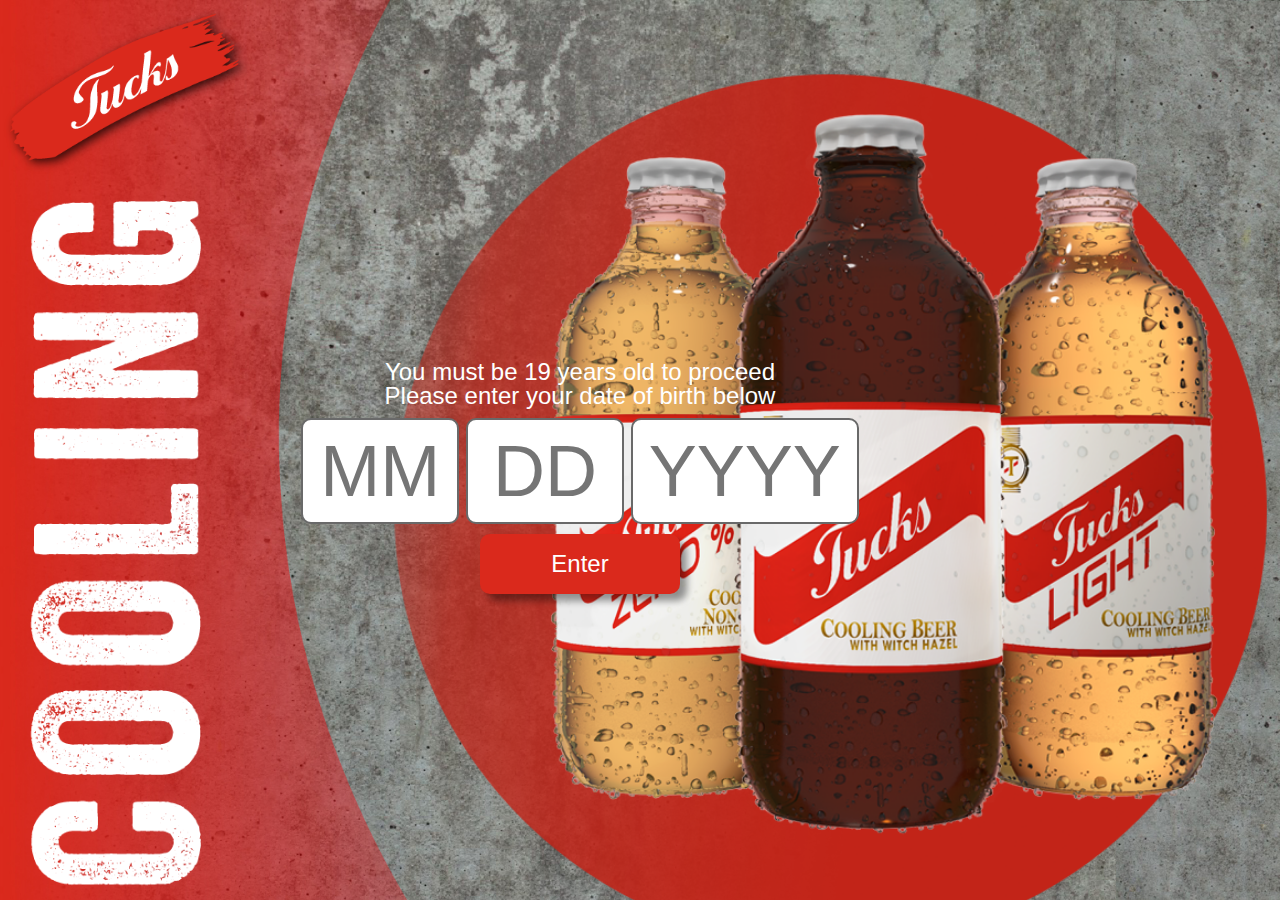
<file: index.html>
<!DOCTYPE html>
<html lang="en">
  <head>
    <meta charset="utf-8" />
    <meta name="viewport" content="width=device-width, initial-scale=1.0" />
    <title>Tucks - How Old Are You?</title>
    <link rel="stylesheet" type="text/css" href="css/reset.css" />
    <link rel="stylesheet" type="text/css" href="css/main.css" />
    <!--[if lt IE 9]>
		<script src="js/htm5shiv.js"></script>
	<[end if]-->
  </head>
  <body id="container">
    <header class="homeHeader">
      <div class="logo"></div>
      <div class="cooling"></div>
      <div class="mainHero"></div>

      <div class="heroContent">
        <h2 class="hidden">Enter Birthdate</h2>
        <div>
          <p>
            You must be 19 years old to proceed <br />
            Please enter your date of birth below
          </p>

          <form action="#">
            <input type="text" placeholder="MM" />
            <input type="text" placeholder="DD" />
            <input type="text" class="birthYear" placeholder="YYYY" />
          </form>
          <a href="home.html" class="button">Enter</a>
        </div>
      </div>
    </header>

    <script src="js/main.js"></script>
  </body>
</html>
</file>
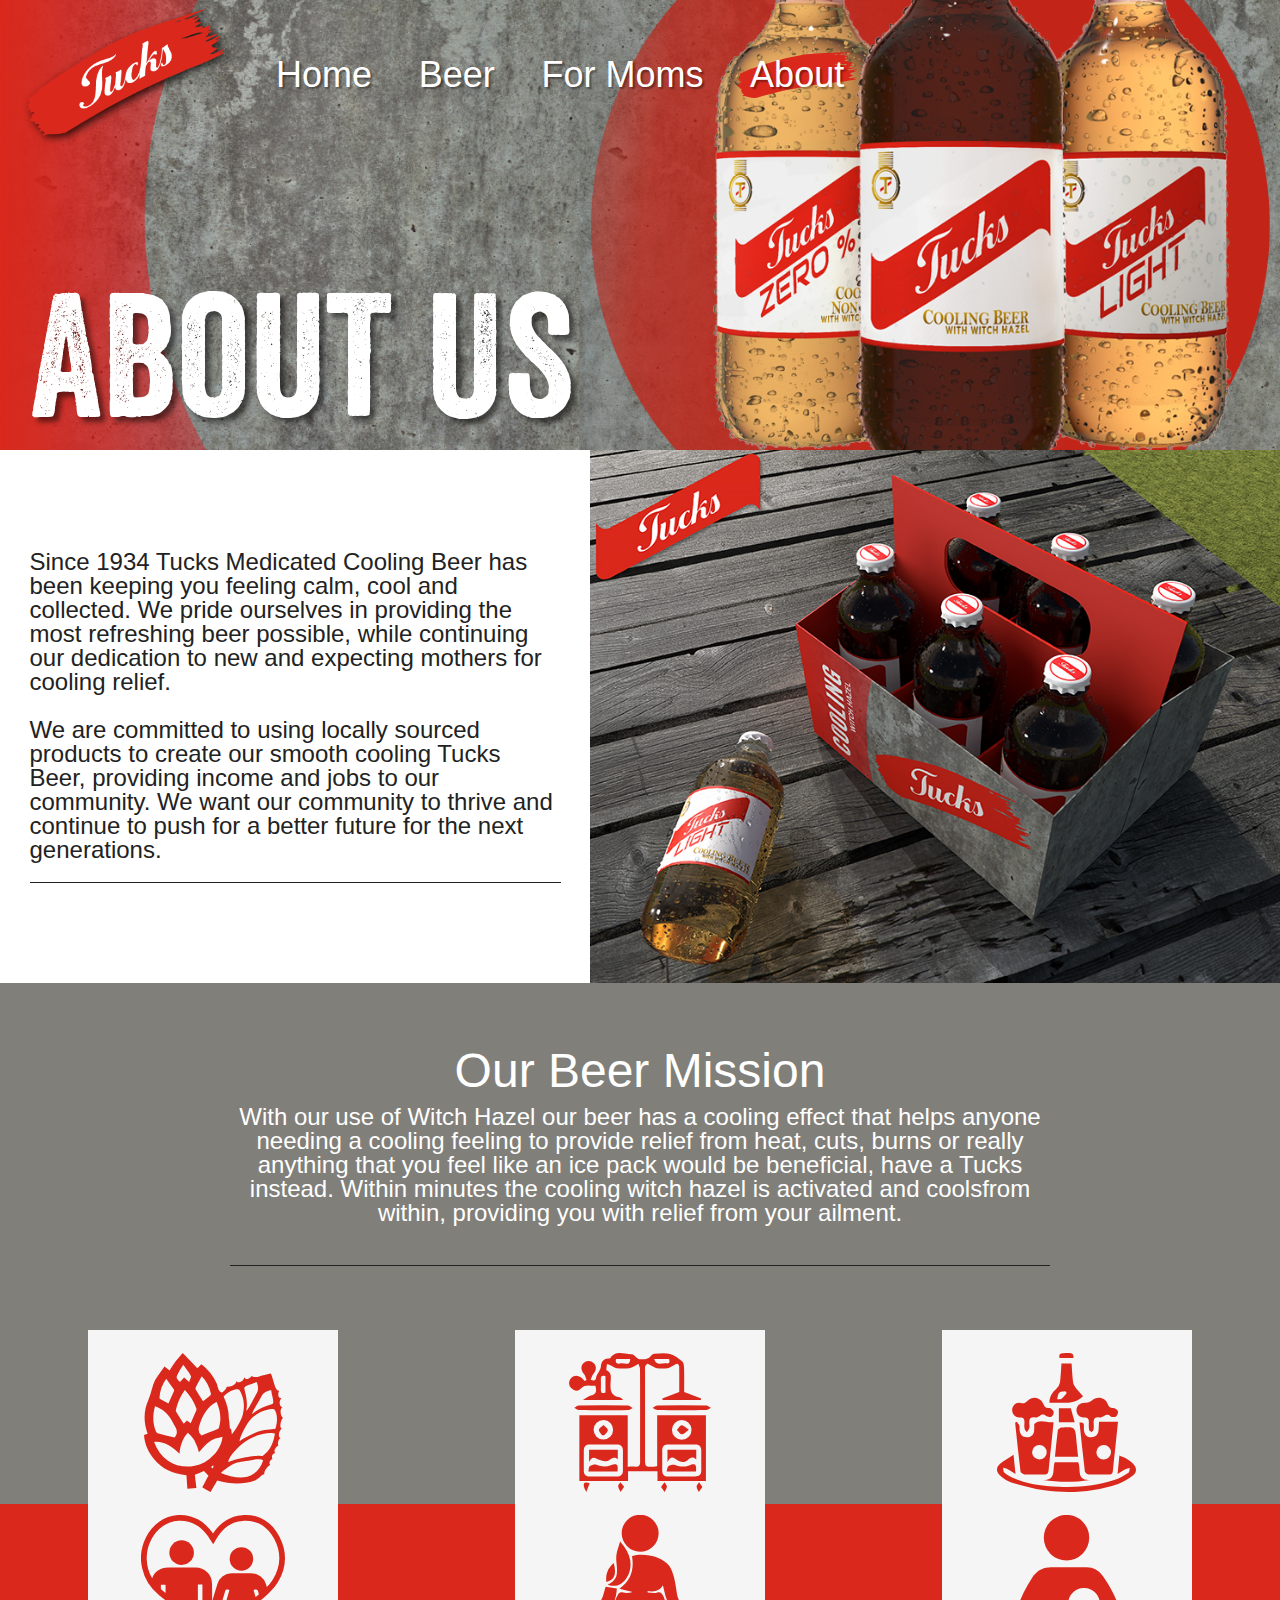
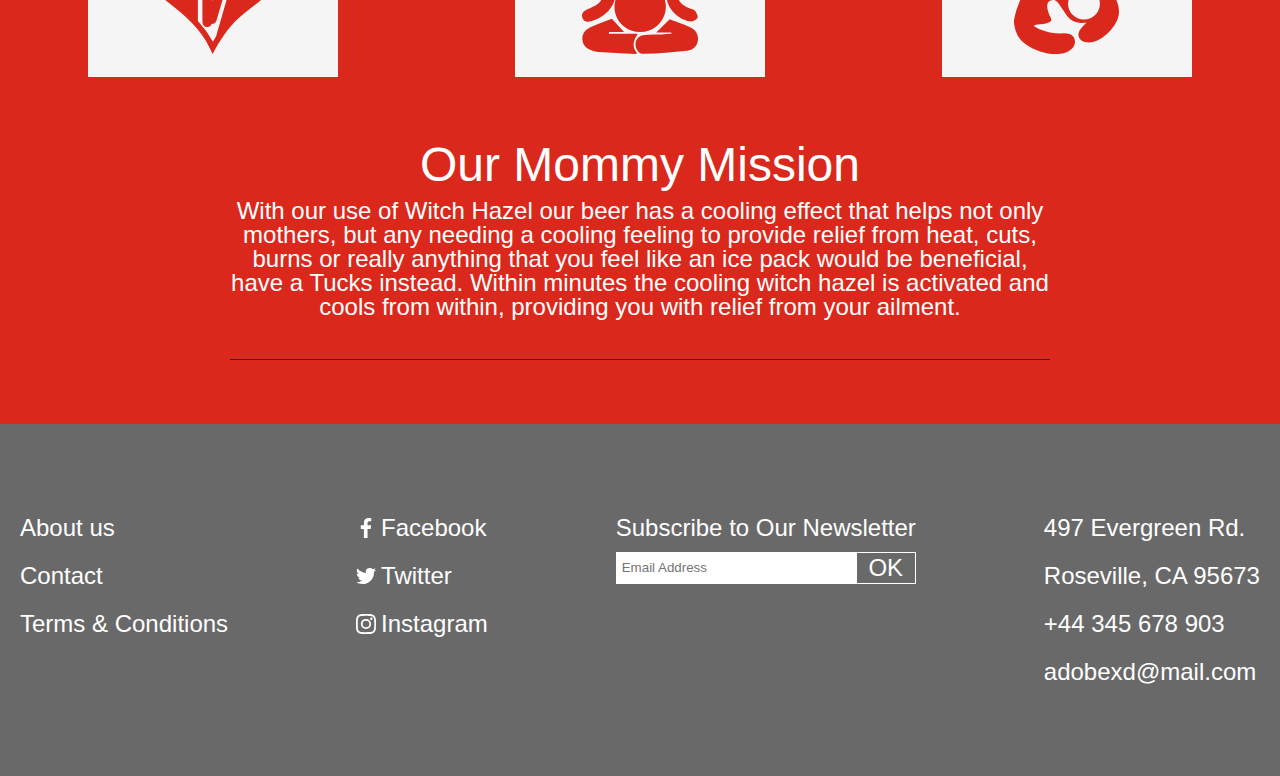
<file: about.html>
<!DOCTYPE html>
<html lang="en">
  <head>
    <meta charset="utf-8" />
    <meta name="viewport" content="width=device-width, initial-scale=1.0" />
    <title>Tucks - Who the Tuck?</title>
    <link rel="stylesheet" type="text/css" href="css/reset.css" />
    <link rel="stylesheet" type="text/css" href="css/main.css" />
    <!--[if lt IE 9]>
		<script src="js/htm5shiv.js"></script>
	<[end if]-->
  </head>

  <body>
    <header class="headerSm">
      <h1 class="hidden">Tucks Hero Image</h1>
      <!--  need to change img -->
      <div class="subHero"></div>
      <div class="pageTitle">About us</div>
      <a class="logo" href="home.html"></a>
      
      <div class="hamburger"></div>
        <nav class="mainNav">
          <h2 class="hidden">Main Navigation</h2>
          <ul>
            <li><a href="home.html">Home</a></li>
            <li><a href="beer.html">Beer</a></li>
            <li><a href="forMoms.html">For Moms</a></li>
            <li class="active"><a href="about.html">About</a></li>
          </ul>
        </nav>

    </header>

      <section class="aboutUs">
        <h2 class="hidden">About Us</h2>
        <div class="aboutText">
          <p>Since 1934 Tucks Medicated Cooling Beer has been keeping you feeling calm, cool and collected. We pride ourselves in
          providing the most refreshing beer possible, while continuing our dedication to new and expecting mothers for cooling
          relief.
          <br><br>
          We are committed to using locally sourced products to create our smooth cooling Tucks Beer, providing income and jobs to
          our community. We want our community to thrive and continue to push for a better future for the next generations.
          </p>
        </div>
        <img src="images/Promo04.jpg" class="aboutImg">
      </section>

      <section class="missionContent">
        
        <div class="beerMissionBG"></div>
        <div class="beerMission">
          <h3>Our Beer Mission</h3>
          <p>With our use of Witch Hazel our beer has a cooling effect that helps anyone needing a cooling feeling to provide relief
          from heat, cuts, burns or really anything that you feel like an ice pack would be beneficial, have a Tucks instead.
          Within minutes the cooling witch hazel is activated and coolsfrom within, providing you with relief from your ailment.</p>
          </div>
          
        <div class="momMissionBG"></div>
        <div class="momMission">
          <h3>Our Mommy Mission</h3>
          <p>With our use of Witch Hazel our beer has a cooling effect that helps not only mothers, but any needing a cooling feeling
          to provide relief from heat, cuts, burns or really anything that you feel like an ice pack would be beneficial, have a
          Tucks instead. Within minutes the cooling witch hazel is activated and cools from within, providing you with relief from
          your ailment.
          </p>
        </div>
        
        <div class="cardCon">
          
          <div class="card">
            <div class="cardInner">
              <div class="cardFront">
                <img src="images/icons/hops.svg" alt="">
                <img src="images/icons/love.svg" alt="">
              </div>
              <div class="cardBack">
                <h3>In The Beginning</h3>
                <p>Trying to bring together two concepts to make the most beneficial beer on the market.</p>
              </div>
            </div>
          </div>
          
          <div class="card">
            <div class="cardInner">
              <div class="cardFront">
                <img src="images/icons/brew.svg" alt="">
                <img src="images/icons/yoga.svg" alt="">
              </div>
              <div class="cardBack">
                <h3>Perfect Match</h3>
                <p>Mixing together the cooling relief of Witch Hazel and a deliciously smooth Larger created a match made in Heaven for everyone.</p>
              </div>
            </div>
          </div>
          
          <div class="card">
            <div class="cardInner">
              <div class="cardFront">
                <img src="images/icons/platter.svg" alt="">
                <img src="images/icons/carry.svg" alt="">
              </div>
              <div class="cardBack">
                <h3>New Arrivals</h3>
                <p>Always looking to add to our product line, Tucks now proudly offers Tucks Light and Tucks Zero.</p>
              </div>
            </div>
          </div>
        </div>
      </section>

    <footer class="mainFooter">
      <h2 class="hidden">Footer Navigation</h2>
      <div class="column">
        <a href="about.html">About us</a>
        <a href="contact.html">Contact</a>
        <a href="contact.html">Terms & Conditions</a>
      </div>

      <div class="column">
        <a class="social" href="">
          <img src="images/icons/facebook.svg" alt="" />
          <p>Facebook</p>
        </a>

        <a class="social" href="">
          <img src="images/icons/twitter.svg" alt="" />
          <p>Twitter</p>
        </a>

        <a class="social" href="">
          <img src="images/icons/instagram.svg" alt="" />
          <p>Instagram</p>
        </a>
      </div>
      <div class="column">
        <p>Subscribe to Our Newsletter</p>
        <div id="subscribe">
          <input type="text" placeholder="Email Address" />
          <span>OK</span>
        </div>
      </div>
      <div class="column">
        497 Evergreen Rd. <br />
        Roseville, CA 95673 <br />
        +44 345 678 903 <br />
        adobexd@mail.com
      </div>
    </footer>

    <script src="js/main.js"></script>
  </body>
</html>
</file>
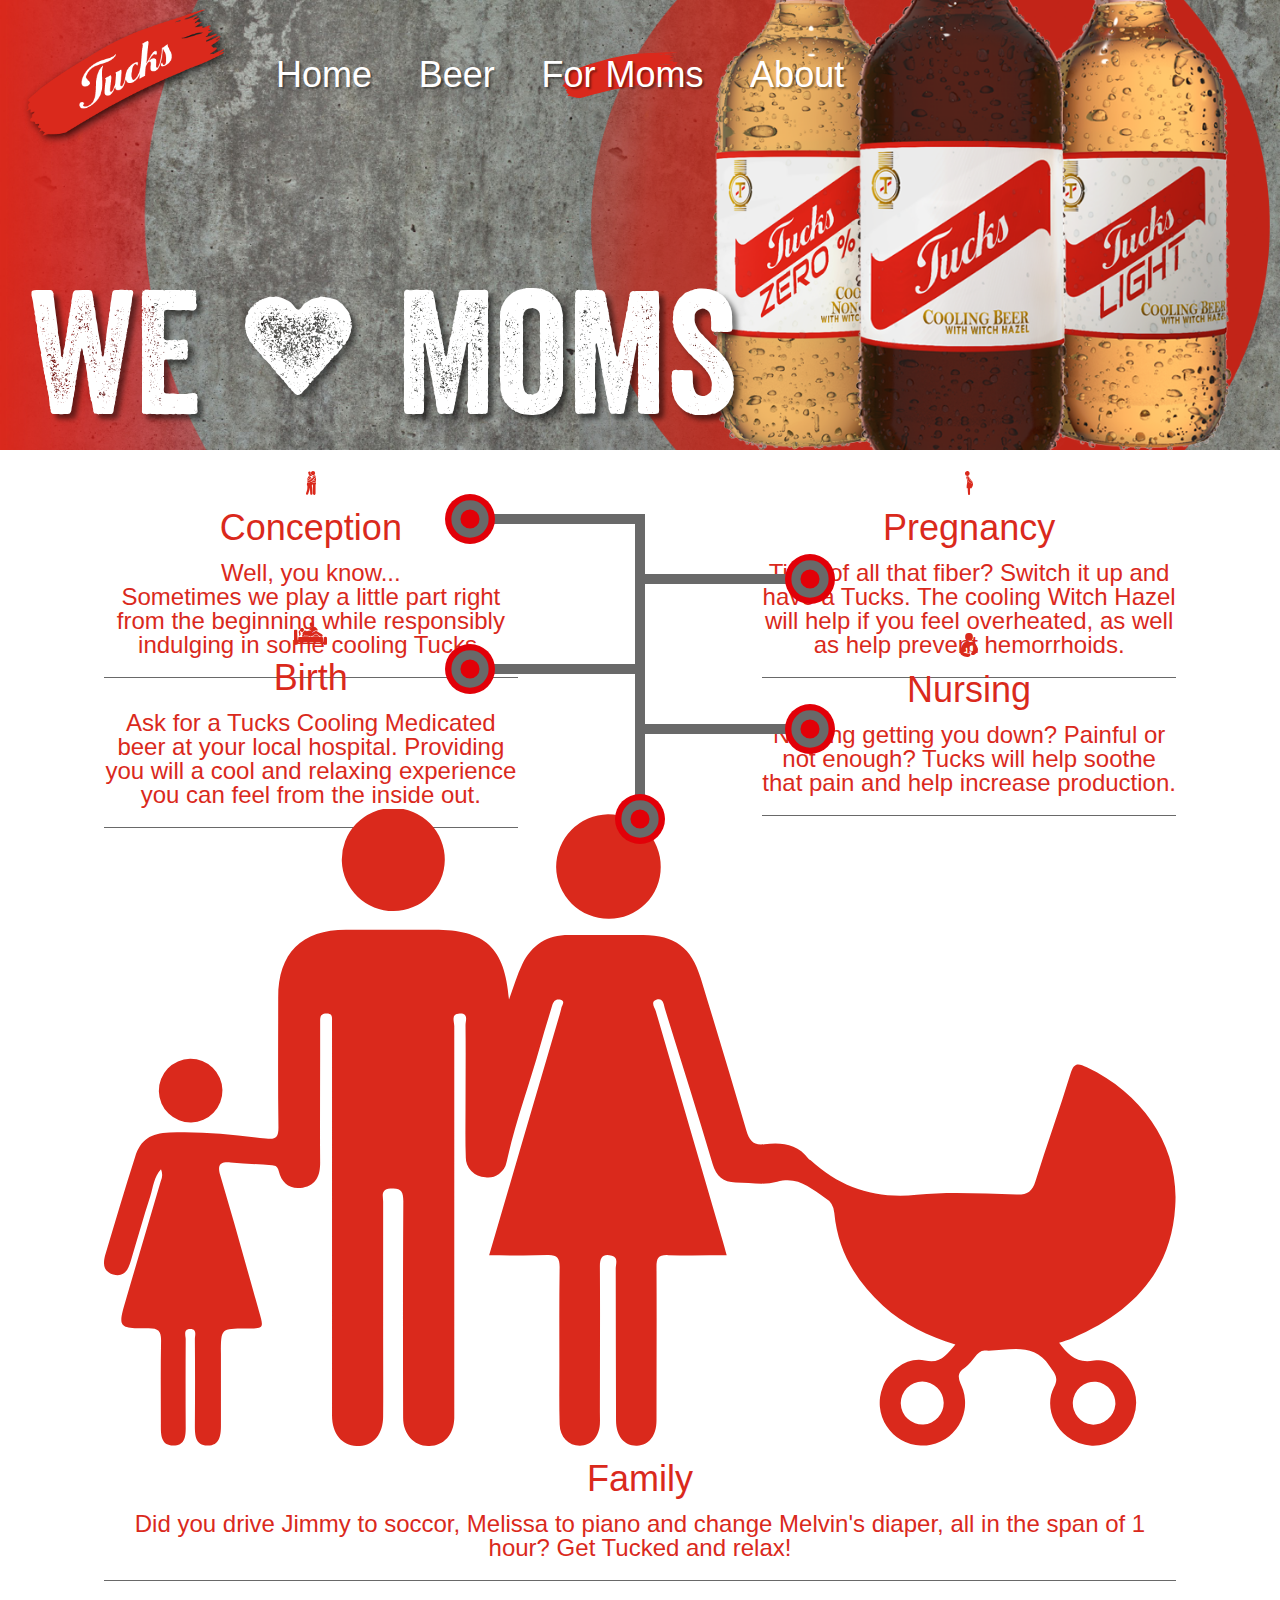
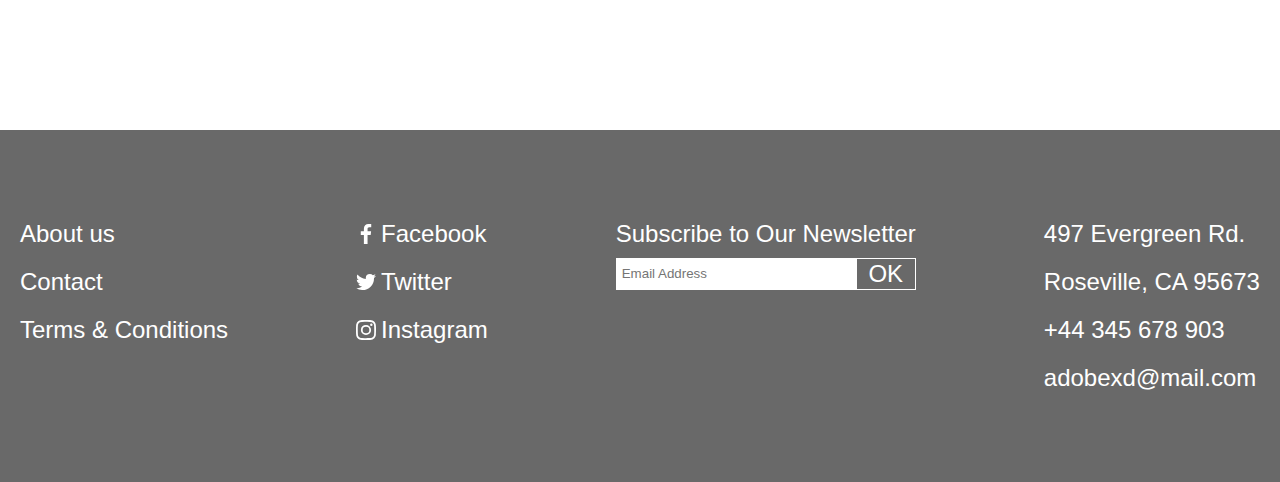
<file: forMoms.html>
<!DOCTYPE html>
<html lang="en">
  <head>
    <meta charset="utf-8" />
    <meta name="viewport" content="width=device-width, initial-scale=1.0" />
    <title>Tucks - For Moms</title>
    <link rel="stylesheet" type="text/css" href="css/reset.css" />
    <link rel="stylesheet" type="text/css" href="css/main.css" />
    <!--[if lt IE 9]>
		<script src="js/htm5shiv.js"></script>
	<[end if]-->
  </head>

  <body>
    <header class="headerSm">
      <h1 class="hidden">Tucks Hero Image</h1>
      <div class="subHero"></div><!--  need to change img -->
      <div class="pageTitle">
       <p>We <span>W</span> Moms</p>
      </div>
      <a class="logo" href="home.html"></a>
      
      <div class="hamburger"></div>
        <nav class="mainNav">
          <h2 class="hidden">Main Navigation</h2>
          <ul>
            <li><a href="home.html">Home</a></li>
            <li><a href="beer.html">Beer</a></li>
            <li class="active"><a href="forMoms.html">For Moms</a></li>
            <li><a href="about.html">About</a></li>
          </ul>
        </nav>
      

    </header>

    <section class="momContent">
      <div class="lines line1">
        <div class="target"></div>
      </div>
      <div class="lines line2">
        <div class="target"></div>
      </div>
      <div class="lines line3">
        <div class="target"></div>
      </div>
      <div class="lines line4">
        <div class="target"></div>
      </div>
      <div class="lines lineC">
        <div class="target"></div>
      </div>

      <div class="graphic graphic1">
        <img src="images/icons/hug.svg" alt="">
        <h3>Conception</h3>
        <p>Well, you know... <br>Sometimes we play a little part right from the beginning while responsibly indulging in some cooling Tucks.</p>
      </div>
      <div class="graphic graphic2">
        <img src="images/icons/stand.svg" alt="">
        <h3>Pregnancy</h3>
        <p>Tired of all that fiber? Switch it up and have a Tucks. The cooling Witch Hazel will help if you feel overheated, as well as help prevent hemorrhoids.</p>
      </div>
      <div class="graphic graphic3">
        <img src="images/icons/nurse.svg" alt="">
        <h3>Birth</h3>
        <p>Ask for a Tucks Cooling Medicated beer at your local hospital. Providing you will a cool and relaxing experience you can feel from the inside out.</p>
      </div>
      <div class="graphic graphic4">
        <img src="images/icons/carry.svg" alt="">
        <h3>Nursing</h3>
        <p>Nursing getting you down? Painful or not enough? Tucks will help soothe that pain and help increase production.</p>
      </div>
      <div class="graphic graphic5">
        <img src="images/icons/family.svg" alt="">
        <h3>Family</h3>
        <p>Did you drive Jimmy to soccor, Melissa to piano and change Melvin's diaper, all in the span of 1 hour? Get Tucked and relax!</p>
      </div>
    </section>

    <footer class="mainFooter">
      <h2 class="hidden">Footer Navigation</h2>
      <div class="column">
        <a href="about.html">About us</a>
        <a href="contact.html">Contact</a>
        <a href="contact.html">Terms & Conditions</a>
      </div>

      <div class="column">
        <a class="social" href="">
          <img src="images/icons/facebook.svg" alt="" />
          <p>Facebook</p>
        </a>

        <a class="social" href="">
          <img src="images/icons/twitter.svg" alt="" />
          <p>Twitter</p>
        </a>

        <a class="social" href="">
          <img src="images/icons/instagram.svg" alt="" />
          <p>Instagram</p>
        </a>
      </div>
      <div class="column">
        <p>Subscribe to Our Newsletter</p>
        <div id="subscribe">
          <input type="text" placeholder="Email Address" />
          <span>OK</span>
        </div>
      </div>
      <div class="column">
        497 Evergreen Rd. <br />
        Roseville, CA 95673 <br />
        +44 345 678 903 <br />
        adobexd@mail.com
      </div>
    </footer>

    <script src="js/main.js"></script>
  </body>
</html>
</file>
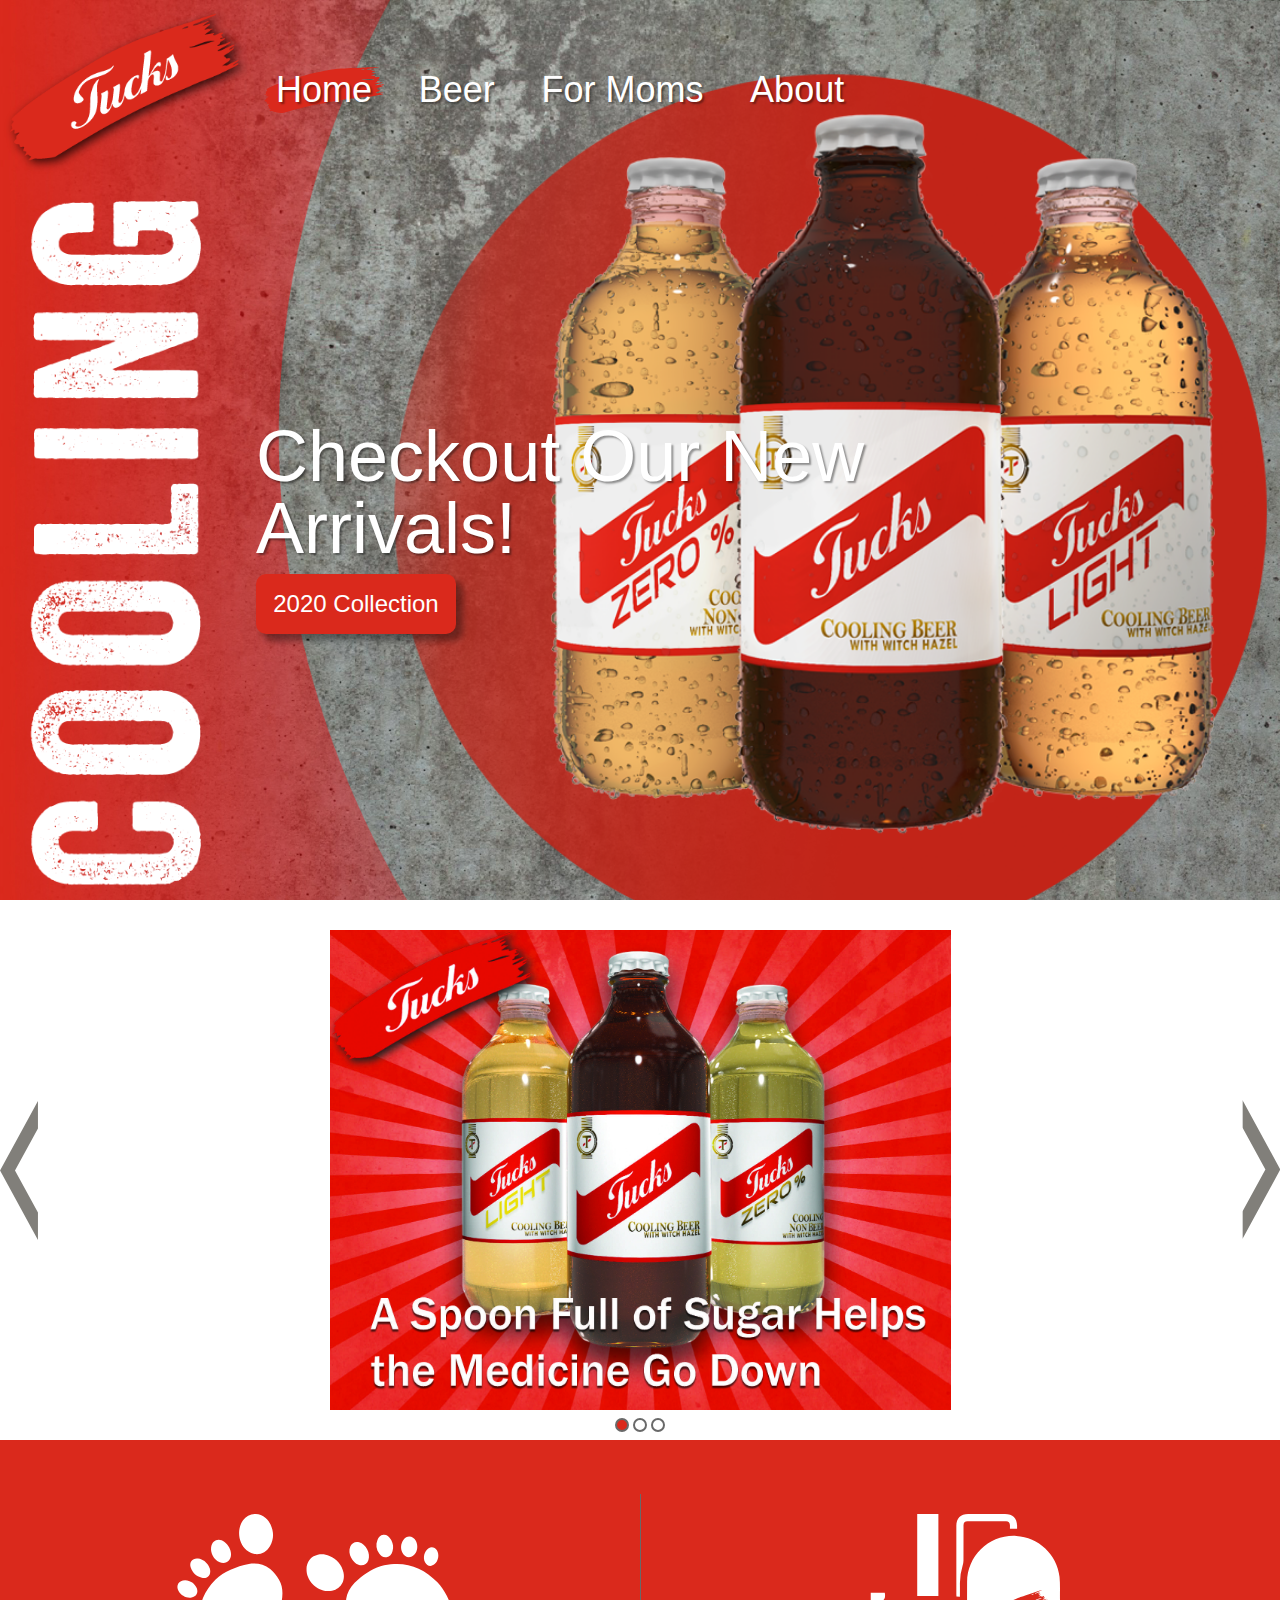
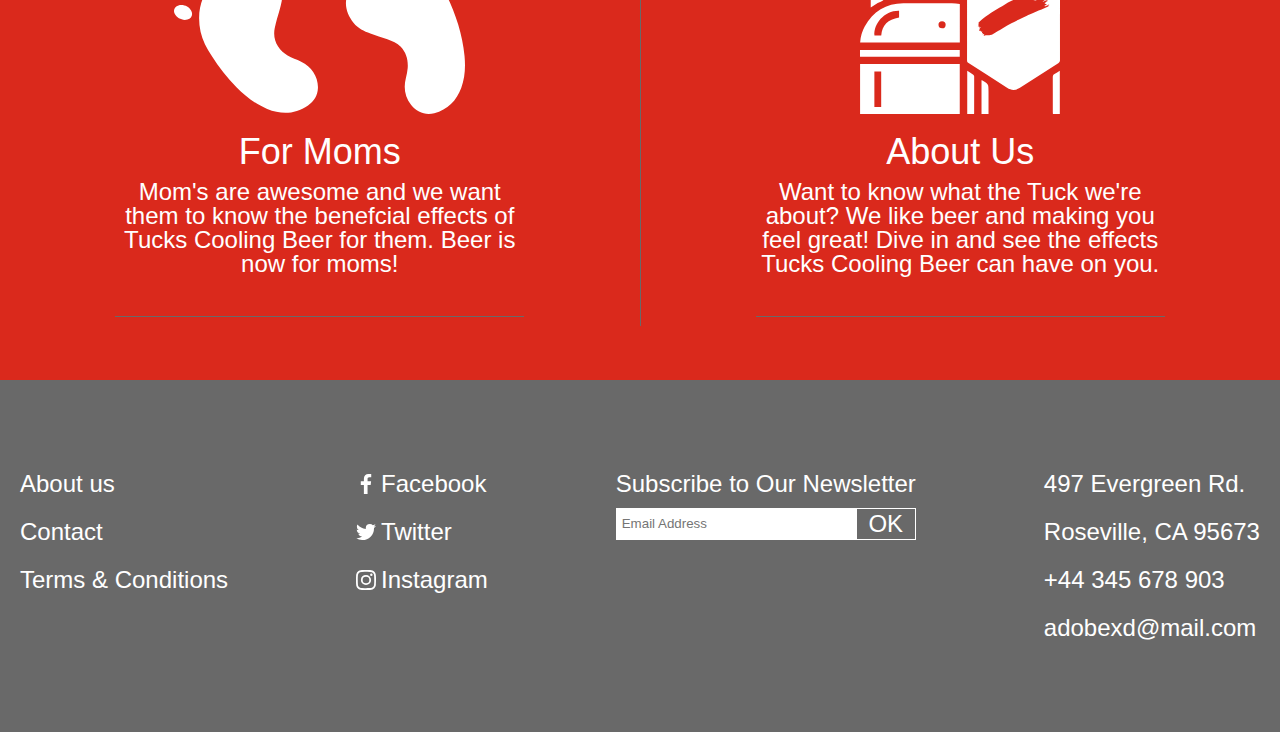
<file: home.html>
<!DOCTYPE html>
<html lang="en">
  <head>
    <meta charset="utf-8" />
    <meta name="viewport" content="width=device-width, initial-scale=1.0" />
    <title>Tucks - Home</title>
    <link rel="stylesheet" type="text/css" href="css/reset.css" />
    <link rel="stylesheet" type="text/css" href="css/main.css" />
    <!--[if lt IE 9]>
		<script src="js/htm5shiv.js"></script>
	<[end if]-->
  </head>
  <body>
    <header class="homeHeader">
      <h1 class="hidden">Tucks Hero Image</h1>
      <div class="mainHero"></div>
      <div class="cooling"></div>
      <a class="logo" href="index.html"></a>
      
      <div class="hamburger"></div>
      
        <nav class="mainNav">
          <h2 class="hidden">Main Navigavtion</h2>
          <ul>
            <li class="active"><a href="home.html">Home</a></li>
            <li><a href="beer.html">Beer</a></li>
            <li><a href="forMoms.html">For Moms</a></li>
            <li><a href="about.html">About</a></li>
          </ul>
        </nav>

      <div class="homeHeroContent">
        <p class="slogan">
          Checkout Our New Arrivals!
        </p>
        <a href="beer.html" class="button">2020 Collection</a>
      </div>
    </header>
    <section class="slider">
      <h2 class="hidden">Promotion Image Slider</h2>
      <div data-index="-1" class="arrow arrowL"></div>
      <div data-index="1" class="arrow arrowR"></div>

      <div class="sliderImgCon">
       <div class="sliderImg">
          <div class="promo1"></div>
          <div class="promo2"></div>
          <div class="promo3"></div>
       </div>
      </div>

      <div class="counters">
        <div data-offset="0" class="dot dotOn"></div>
        <div data-offset="1" class="dot"></div>
        <div data-offset="2" class="dot"></div>
      </div>

    </section>

    <section class="subNav">
      <a href="forMoms.html" class="forMoms">
        <img src="images/icons/babyFeet.svg" alt="" />
        <h2>For Moms</h2>
        <p>
          Mom's are awesome and we want them to know the benefcial effects of Tucks Cooling Beer for them. Beer is now for moms!
        </p>
      </a>

      <a href="about.html" class="about">
        <img src="images/icons/brewery.svg" alt="" />
        <!--  need to change img -->
        <h2>About Us</h2>
        <p>
          Want to know what the Tuck we're about? We like beer and making you feel great! Dive in and see the effects Tucks Cooling Beer can have on you. 
        </p>
      </a>
    </section>

    <footer class="mainFooter">
      <h2 class="hidden">Footer Navigation</h2>
      <div class="column">
        <a href="about.html">About us</a>
        <a href="contact.html">Contact</a>
        <a href="contact.html">Terms & Conditions</a>
      </div>

      <div class="column">
        <a class="social" href="">
          <img src="images/icons/facebook.svg" alt="" />
          <p>Facebook</p>
        </a> 

        <a class="social" href="">
          <img src="images/icons/twitter.svg" alt="" />
          <p>Twitter</p>
        </a>

        <a class="social" href="">
          <img src="images/icons/instagram.svg" alt="" />
          <p>Instagram</p>
        </a>
      </div>
      <div class="column">
        <p>Subscribe to Our Newsletter</p>
        <div id="subscribe">
          <input type="text" placeholder="Email Address" />
          <span>OK</span>
        </div>
      </div>
      <div class="column">
        497 Evergreen Rd. <br />
        Roseville, CA 95673 <br />
        +44 345 678 903 <br />
        adobexd@mail.com
      </div>
    </footer>

    <script src="js/main.js"></script>
  </body>
</html>
</file>
<file: css/main.css>
@charset "UTF-8";

a:link,
a:visited,
a:active {
  text-decoration: none;
}

@font-face {
	font-family: 'Veneer';
	src: url('../includes/Veneer-webfont.eot');
	src: url('../includes/Veneer-webfont.eot?#iefix') format('embedded-opentype'),
		url('../includes/Veneer.ttf') format('truetype'),
		url('../includes/Veneer.svg#Veneer') format('svg');
	font-weight: normal;
	font-style: normal;
}
@font-face {
	font-family: 'VeneerExtras';
	src: url('../includes/VeneerExtras-webfont.eot');
	src: url('../includes/VeneerExtras-webfont.eot?#iefix') format('embedded-opentype'),
		url('../includes/VeneerExtras.ttf') format('truetype'),
		url('../includes/VeneerExtras.svg#Veneer') format('svg');
	font-weight: normal;
	font-style: normal;
}

body {
  font-family: "Franklin Gothic Medium", "Arial Narrow", sans-serif;
  font-size: 1.5em;
  color: #fff;
  margin: 0 auto;
  overflow-x: hidden;
  -ms-overflow-style: none;
  max-width: 2440px;
}
body::-webkit-scrollbar {
  display: none;
}

p, a {
  color: #fff;
}

header {
  background: url(../images/heroBG.jpg) left/cover;
  max-height: 1080px;
  overflow-x: hidden;
}

.hidden {
  display: none
}

/* *+++++ Landing Page +++++ */

.homeHeader {
  width: 100vw;
  max-width: 2440px;
  height: 100vh;
  overflow: hidden;
  min-height: 675px;
  display: grid;
  grid-template: minmax(150px, 20%) repeat(3, 1fr) / minmax(220px, 20%) 3fr 1fr 100px;
}

.logo {
  background: url(../images/logo.png) center/contain no-repeat;
  grid-row: 1;
  grid-column: 1;
}

.cooling {
  background: url(../images/cooling.png) top/contain no-repeat;
  grid-row: 2 /-1;
  grid-column: 1;
}

.mainHero {
  grid-area: 1/1/-1/-1;
  background: url(../images/NEW_circleBeer.png) right bottom -60px/contain no-repeat;
}

.heroContent {
  text-align: center;
  position: absolute;
  top: 40vh;
  width: 600px;
  left: 280px;
}

.heroContent input {
  width: 150px;
  height: 100px;
  margin: 10px 0;
  border: solid 2px #696969;
  border-radius: 10px;
  text-align: center;
  font-size: 72px;
  color: #000;
}

.heroContent .birthYear {
  width: 220px;
}

.button {
  display: block;
  background-color: #da291c;
  height: 60px;
  width: 200px;
  border-radius: 10px;
  box-shadow: 7px 7px 7px rgba(0, 0, 0, 0.4);
  line-height: 60px;
  text-align: center;
  margin: 0 auto;
}


/* *+++++  HOME PAGE +++++ */

.mainNav {
  grid-area: 1/2/2/-1;
  display: flex;
  align-items: center;
}
.mainNav ul li {
  display: inline-block;
  padding: 20px;
  font-size: 36px;
  text-shadow: 2px 2px 2px rgba(0, 0, 0, 0.4);
}
.mainNav ul li:hover {
  transform: scale(1.05);
}

.homeHeroContent {
  grid-area: 3/2/-2/3;
  display: flex;
  flex-direction: column;
  flex-wrap: wrap;
}
.homeHeroContent .button {
  margin: 10px 0;
}

.hamburger {
  display: none;
}

.active {
  background: url(../images/icons/stroke.svg) no-repeat center;
  background-size: 120px;
}

.slogan {
  font-size: 72px;
  text-shadow: 2px 2px 2px rgba(0, 0, 0, 0.4);
}

/* *++++++++end of Header +++++ */

.slider  {
  height: 540px;
  display: grid;
  grid-template: 30px 1fr 30px /3vw 1fr 3vw;
}

.sliderImgCon{
  overflow:hidden;
  position: relative;
  grid-column: 2;
  grid-row: 2;
}

.sliderImg {
  position: absolute;
  width: 300%;
  height: 100%;
  display: flex;
  justify-content: flex-start;
  align-items: flex-end;
  left: 0;
  bottom: 0;
  transition: all 750ms ease-in-out ;
}

.sliderImg div{
  height: 100%;
  width: 100%;
}
.promo1 {background: url(../images/Promo01.jpg) center/contain no-repeat;}
.promo2 {background: url(../images/Promo02.jpg) center/contain no-repeat;}
.promo3 {background: url(../images/Promo03.jpg) center/contain no-repeat;}

.arrow {
  background: url(../images/icons/arrow.svg) center/contain no-repeat;
  display: flex;
  cursor: pointer;
}
.arrow:hover {
  opacity: 0.5;
}
.arrowR {
  transform: rotate(180deg);
}
.slider .arrowL {
  grid-row: 1/-1;
}
.slider .arrowR {
  grid-area: 1/3/-1/-1;
  transform: rotate(180deg);
}

.counters {
  width: 50px;
  display: flex;
  flex-direction: row;
  justify-content: space-between;
  align-self: center;
  justify-self: center;
  grid-row: 3;
}
.dot {
  width: 10px;
  height: 10px;
  background-color: #fff;
  border: 2px solid #696969;
  border-radius: 50%;
}
.dotOn {
  background-color: #da291c;
}

/* *=============== End Slider ================== */

.subNav {
  background-color: #da291c;
  width: 100%;
  height: 540px;
  margin: 0 auto;
  text-align: center;
  display: flex;
  flex-direction: row;
  justify-content: space-evenly;
  align-items: center;
}

.subNav a {
  cursor: pointer;
  width: 40%;
  height: 80%;
  display: flex;
  flex-direction: column;
  justify-content: center;
  padding: 0 5%;
}

.forMoms {
  border-right: 1px solid #696969;
}

.subNav img {
  margin: 20px auto;
  height: 200px;
}

.subNav h2 {
  margin: 10px auto;
  font-size: 36px;
  margin: 0 auto;
  width: 80%;
}

.subNav p {
  margin: 10px auto;
  width: 80%;
  padding-bottom: 40px;
  border-bottom: 1px solid #696969;
}

/* *============ Footer Start ========== */

.mainFooter {
  background-color: #696969;
  width: 100vw;
  display: flex;
  flex-direction: row;
  justify-content: space-between;
  padding: 60px 0;
  flex-wrap: wrap;
}

.column {
  line-height: 48px;
  display: flex;
  flex-direction: column;
  margin: 20px;
}

.social {
  display: flex;
  flex-direction: row;
  align-items: center;
}

.social img {
  width: 20px;
  height: 20px;
  margin-right: 5px;
}

.mainFooter input {
  line-height: 30px;
  border: 0;
  padding: 0 0 0 5px;
  width: 80%;
  border: 1px solid #fff;
}

#subscribe {
  display: flex;
  align-items: center;
  justify-content: space-between;
}

#subscribe span {
  background-color: #696969;
  color: #fff;
  width: 20%;
  line-height: 30px;
  border: 1px solid #fff;
  text-align: center;
  cursor: pointer;
}

/* ! =======BEER PAGE========== */

.headerSm {
  height: 50vh;
  max-height: 540px;
  min-height: 350px;
  display: grid;
  grid-template: minmax(150px, 20%) 1fr / minmax(220px, 20%) 1fr 100px;
  overflow: hidden;
}

.pageTitle {
  font-family: 'Veneer', 'Franklin Gothic Medium', Arial, sans-serif;
  text-transform: capitalize;
  text-shadow: 5px 5px 5px rgba(0, 0, 0, 0.5);
  display: flex;
  align-items: flex-end;
  font-size: 170px;
  margin: 10px 30px;
  grid-area: 1/1/-1/-1;
}
.pageTitle span {
  font-family: 'VeneerExtras';
  font-size: 200px;
}

@media screen and (max-width: 800px) {
  .pageTitle{
    margin:10px auto;
  }
}

.subHero {
  background: url(../images/NEW_circleBeer.png) right/700px no-repeat;
  grid-area: 1/1/3/-1;
}

/* *========= header end =========== */

/* =========== Video ========== */
.promoVideo{
  position: relative;
  height: 75vh;
  padding: 5px;
  background: #A82017;
  display: flex;
  justify-content: center;
  align-items: center;
  padding-bottom: 20px;
  /* Permalink - use to edit and share this gradient: https://colorzilla.com/gradient-editor/#991d13+0,a82017+50,a82017+50,991d13+100 */
  background: #991d13; /* Old browsers */
  background: -moz-linear-gradient(top,  #991d13 0%, #a82017 50%, #a82017 50%, #991d13 100%); /* FF3.6-15 */
  background: -webkit-linear-gradient(top,  #991d13 0%,#a82017 50%,#a82017 50%,#991d13 100%); /* Chrome10-25,Safari5.1-6 */
  background: linear-gradient(to bottom,  #991d13 0%,#a82017 50%,#a82017 50%,#991d13 100%); /* W3C, IE10+, FF16+, Chrome26+, Opera12+, Safari7+ */
  filter: progid:DXImageTransform.Microsoft.gradient( startColorstr='#991d13', endColorstr='#991d13',GradientType=0 ); /* IE6-9 */
}
.promoVideo video {
  height: 100%;
}
.promoVideo img {
  position: absolute;
  opacity: .5;
  height: 50%;
  cursor: pointer;
}
.promoVideo img:hover {
  transform: scale(1.05);
}

/* =========== Interactive Graphic ========== */
.beerContent {
  padding: 1vh 0;
  height: 98vh;
  min-height: 675px;
  max-height: 1080px;
  max-width: 2000px;
}

.lagerBG {background: url(../images/lager.png) center/contain no-repeat;}
.lightBG {background: url(../images/light.png) center/contain no-repeat;}  
.zeroBG {background: url(../images/zero.png) center/contain no-repeat;}

.infoGraphicCon {
  margin: 0 auto;
  height: 100%;
  width: 99%;
  display: grid;
  grid-template: 1fr 1fr 1fr / 1fr 4fr;
  grid-gap: 0.5em;
}

.smPick{
  background-color: #fff;
}

.smPick:hover {
  transform: translateY(-4px) translateX(4px);
  box-shadow: -2px 2px 6px rgba(0, 0, 0, 0.8);
  cursor: pointer;
}

.mainContent {
  grid-column: 2;
  grid-row: 1/4;
  background-size: contain;
  display: flex;
  align-items: center;
  justify-content: center;
  border-left: 1px solid #696969;
}

.targetCon {
  height: 50%;
  padding-top: 50px;
  display: flex;
  flex-direction: column;
  justify-content: space-between;
}
.target {
  width: 50px;
  height: 50px;
  position: relative;
  background-image: url(../images/icons/target.svg);
}
.target:hover {
  cursor: pointer;
  transform: scale(1.05);
}

.popUpMobileDesc, .pum {
  display: none;
}

.popUp {
  background: url(../images/icons/targetLine.svg) bottom right / contain
    no-repeat;
  position: absolute;
  width: 35vw;
  height: 13vw;
  bottom: 30px;
  right: 30px;
}
.popUp > div {
  background-color: #da291c;
  border-radius: 20px;
  width: 60%;
  margin-top: 12%;
  padding: 10px 20px;
}
.popUp h3 {
  font-size: 1.2em;
  margin-bottom: 10px;
}
#popUp2 {
  background: url(../images/icons/targetLineRight.svg) bottom left no-repeat;
  text-align: right;
  left: 30px;
}
#popUp2 > div {
  float: right;
}

.whereToBuy {
  background-color: #da291c;
  text-align: center;
  display: flex;
  flex-direction: column;
  padding: 1em;
}
.whereToBuy h2 {
  margin-bottom: 10px;
  font-size: 48px;
}
.whereCon {
  height: 100%;
  display: flex;
  flex-wrap: wrap;
  justify-content: space-evenly;
}
.whereCon div {
  flex-grow: 1;
  width: 300px;
  height: 100px;
  background:center/contain no-repeat;
  margin-bottom: 10px;
}
.whereCon div:nth-of-type(1){background-image: url(../images/whereToBuy/LCBO.png);}
.whereCon div:nth-of-type(3){background-image: url(../images/whereToBuy/beerstore.png);}
.whereCon div:nth-of-type(4){background-image: url(../images/whereToBuy/walmart.jpg);}
.whereCon div:nth-of-type(2){background-image: url(../images/whereToBuy/superstore.png);}

/* ! =======  MOM PAGE   ========== */

.momContent {
  min-height: 1200px;
  height: 100vw;
  display: grid;
  grid-template-columns: 5% 5fr 1fr 1fr 1fr 1fr 5fr 5%;
  grid-template-rows: 5% 2fr 2fr 1fr 2fr 2fr 1fr 5fr 5%; /* Designed so the lines and graphics an overlap in a specific pattern */
}

/* =========== Info Graphic ========== */
.graphic{
  max-height: 80%;
  padding:40px; 
  text-align: center;
  display: flex;
  flex-direction: column;
  justify-content: center;
  align-items: center;
}
.graphic img{
  max-width:60% ;
  max-height: 60%;
}
.graphic5 img{
  max-height: 100%;;
  max-width:100%;
}
.graphic h3{
  color: #da291c;
    margin: 15px auto;
  font-size: 36px;
}
.graphic p{
  color: #da291c;
  padding-bottom: 20px;
  border-bottom: 1px solid #696969;
}
.graphic1{
  grid-area: 2/2/4/4;
}
.graphic2{
  grid-area: 2/6/4/8;
}
.graphic3{
  grid-area: 5/2/7/4;
}
.graphic4{
  grid-area: 5/6/7/8;
}
.graphic5{
  grid-area: 8/2/9/-2;
}

.lines .target{
  position: absolute;
  top:-30px;
  left:-30px;
}
.lines {
  border-top: solid 10px #696969;
  position: relative;
}
.line1{
  grid-area: 2/3/8/5
}
.line2{
  grid-area: 3/5/8/7
}
.line2 .target{
  left: unset;
  right: -30px;
}
.line3{
  grid-area: 5/3/8/5
}
.line4{
  grid-area: 6/5/8/7
}
.line4 .target{
  left: unset;
  right: -30px;
}

.lineC{
  margin-right: -5px;
  grid-area: 2/3/8/5;
  border-top:none;
  border-right: solid 10px #696969;
}
.lineC .target{
  left: unset;
  top: unset;
  right: -30px;
  bottom: -30px;
}


/* ! =======  ABOUT PAGE   ========== */

.aboutUs {
  display: flex;
  flex-wrap: wrap;
  align-items: stretch;
}
.aboutUs div {
  min-width: 500px;
  display: flex;
  justify-content: center;
  align-items: center;
}
.aboutUs img {
  min-width: 560px;
}

.aboutText {
  width: 300px;
  flex-grow: 1;
  flex-shrink: 0;
}
.aboutText p {
  color: #222;
  padding-bottom: 20px;
  margin: 1em auto;
  border-bottom: solid 1px #222;
  width: 90%;
}

.aboutImg {
  width: 400px;
  max-width: 800px;
  flex-grow: 1;
  flex-shrink: 0;
  margin: 0 auto;
}

.missionContent {
  display: grid;
  grid-template-rows:2fr 1fr 1fr 2fr;
}

.missionContent h3{
  font-size: 48px;
  margin-bottom: 10px;
  text-align: center;
}
.missionContent p {
  text-align: center;
  padding-bottom: 40px;
  border-bottom: solid 1px #222;
  width: 80%;
}

.beerMissionBG {
  grid-area: 1/1/3/-1;
  background-color: #817F7A;
}
.beerMission{
  grid-area: 1/1/2/-1;
  display: flex;
  flex-direction: column;
  align-items: center;
  justify-content: center;
  padding: 5% 10%;
}
.momMissionBG {
  grid-area: 3/1/-1/-1;
  background-color: #da291c;
}
.momMission{
  grid-area: 4/1/-1/-1;
  display: flex;
  flex-direction: column;
  align-items: center;
  justify-content: center;
  padding: 5% 10%;
}

/* =========== Card Flip Animation ========== */
.cardCon {
  grid-area: 2/1/4/-1;
  display: flex;
  flex-direction: row;
  justify-content: space-around;
  flex-wrap: wrap;
  width: 100%;
  height: 100%;
}
.card {
  background-color: transparent;
  height: 100%;
  width: 250px;
  border-radius: 5px;
  perspective: 1000px;
}
.card img{
  height:40%;
}
.card h3, .card p {
  color: #da291c;
}
.cardInner {
  position: relative;
  width: 100%;
  height: 100%;
  text-align: center;
  transition: transform 0.8s;
  transform-style: preserve-3d;
}
.card:hover .cardInner {
  transform: rotateY(180deg);
}

.cardFront, .cardBack {
  display: flex;
  flex-direction: column;
  justify-content: space-evenly;
  align-items: center;
  position: absolute;
  width: 100%;
  height: 100%;
  -webkit-backface-visibility: hidden;
  backface-visibility: hidden;
}
.cardFront {
  background-color: whitesmoke;  
}
.cardBack {
  background-color: whitesmoke; 
  color: white;
  transform: rotateY(180deg);
}

/* switch to Hoizontal*/
@media screen and (max-width: 800px) {
  
  .aboutUs img {
    min-width: unset;
  }
  
  .missionContent {
    grid-template-rows:2fr auto auto 2fr;
    max-height: unset;
  }
  .missionContent p {
    width: 95%;
  }

  .cardCon {
    flex-grow: 1;
    flex-wrap: wrap;
    justify-content: center;
    align-items: center;

  }
  .card{
    height: 200px;
    margin: 5px; 
    width: 90%;
    flex-direction:row;
  }
  .cardFront{
  flex-direction: row;
  justify-content: space-evenly;
  }
  .cardFront img {
    height: 80%
  }
  .cardBack h3 {
    font-size: 36px;
  }
}


/* ! =======  CONTACT PAGE   ========== */
.addressCon {
	margin-top: 80px; 
	display: flex;
	flex-direction: row;
  justify-content: center;
  height: 500px;
  padding:0 5%;
}
.addressCon div{
  flex-grow: 1;
}
.address {
  color: #000;
	width: 350px;
	background-color: #f8f8f8;
	font-size: 42px;
	line-height: 60px;
	padding: 5px;
}

.address p {
  color: #696969;
	font-size: 30px;	
}

#map {
  width: 700px;
	background: url(../images/map.jpg) center/cover no-repeat;
}

.contactform form {
  margin: 40px 0 20px 0;
  display: flex;
  flex-wrap: wrap;
	flex-direction: row;
  justify-content: center;
  padding:0 5%;
}

.formLeft {
  flex-grow:1;
  width: 563px;
  display: flex;
  flex-direction: row;
  justify-content: space-between;
  align-content: space-between;
  flex-wrap: wrap;
}
.formLeft > * {
  margin: 10px;
}

/*Drop down menu*/
.inqueryType {  
  width:300px;
  height: 40px;
  position: relative;
  background-color: #fff;
  border: #bbb solid 2px;
  border-radius: 2px;
  padding: 10px;
}

.inqueryType p {
  color: #696969;
  font-size: 30px;
  line-height: 40px;
  border-bottom: 2px solid #bbb;
}

.spinner {
  position:absolute;
  right:0px;
  top: 10px;
  width:0;
  height:0;

  border-right: 15px solid transparent;
  border-top: 15px solid #696969;
  border-left: 15px solid transparent;
  transform:rotate(-135deg);
  transition:all ease-in-out 250ms;
}
.inqueryType:hover .spinner{
  transform: rotate(0deg);  
  right: 5px;
}

.drop{
  background-color: #fff;
  border: #bbb 2px solid;
  position: absolute;
  top:50px;
  left: 5px;
  width: 100%;
}
.drop li{
  color: #222;
  padding: 10px ;
  border-bottom: 2px solid #bbb;
}
.drop li:last-of-type{
  border: none;
}
.drop li:hover {
  background-color: rgba(255, 0, 0, 0.5);
}

.inqueryType:hover .drop{
  display: inherit;
  cursor: pointer;
}
/* end of drop down */ 

.contactform input {
  flex-basis: 300px;
  flex-grow: 1;
  flex-shrink: 3;
	background-color: #f8f8f8;
	padding: 10px;
	line-height: 40px;
	font-size: 30px;
	border-radius: 8px;
}

.name{
  flex-basis: 400px;
  flex-shrink: 2;
  flex-grow: 10000;
}

.formRight {
  flex-grow: 3;
  width: 563px;
  margin: 10px;
}

.submit {
  float: right;
  margin-right: 5%;
  margin-bottom:40px ;
	width: 200px;
	height: 80px;
  
  border-radius: 10px; 
	background-color: #da291c;

	text-align: center;
	line-height: 80px;
	font-family: 'Franklin Gothic Medium', 'Arial Narrow', Arial, sans-serif;
	font-size: 36px;
	font-weight: bold;
	color: #fff;;
}

.submit:hover {
	box-shadow: 0px 0px 8px rgba(0,0,0,.7)
}


  /* !========== TABLET SIZE============= */


@media screen and (max-width: 1050px) {

  .homeHeader {
    position: unset;
    grid-template-columns: minmax(220px, 20%) 1fr 100px;
  }

  .heroContent {
    position: unset;
    grid-row: 3;
    grid-column: 1/-2;
    display: flex;
    justify-content: center;
    align-self: center;
    justify-self: center;
  }
  
  /* pop out hamburger menu */ 
  .hamburger {
    background: url(../images/icons/hamburger.svg) center/contain no-repeat;
    display: block;
    
    position: absolute;
    top: 30px;
    right: 30px;
    width: 50px;
    height: 50px;
    z-index: 10;
    cursor: pointer;
  }
   .hamburger:hover {
    transform-origin: center;
    transform: scale(1.05);
  }
  .active {background: none;}
  
  .mainNav {
    position: absolute;
    right: -400px;
    background-color: rgba(218, 41, 28, .9);
    padding-top: 3em;
    padding-bottom: 1em ;
    display: flex;
    flex-direction: column;
    transition: right 800ms ease-in-out;
  }
  .mainNav ul {
    display: flex;
    flex-direction: column;
  }
  .mainNav ul li {
    margin: 0 .5em;
    padding: .5em;
    padding-left: 3em;
    text-align: right;
    border-bottom: 1px #696969 solid;
  }
  .mainNav ul li:hover {
    transform: scale(1);
    background-color: rgba(255, 255, 255, .2);
  }
  .slideToggle {
    right: 0px;
  }
/* end of menu */

  .slogan {
    font-size: 48px;
  }

  .subNav {
    flex-direction: column;
    height: auto;
  }
  .subNav a {
    width: 100%;
  }

  .mainFooter {
    padding: 30px 0;
    justify-content: space-evenly;
  }
  .column:last-of-type {
    display: none;
  }

  /* * =======BEER PAGE========== */

  .subHero {
    background: url(../images/NEW_circleBeer.png) right/600px no-repeat;
  }

  .promoVideo{
    height: unset;
    width: 100vw;
  }
   .promoVideo video{
     width: 100%;
   }

   /* Interactive graphoc */
  .infoGraphicCon {
    height: 100vh;
    min-height: 675px;

    grid-template-columns: 50px 5vw 1fr 1fr 5vw 50px;
    grid-template-rows: 25vh 1fr 1fr 21vh 1fr;
    grid-gap: 0em;
  }

  .smPick {
    display: none;
  }
  .popUp {
    display: none;
  }
  .infoGraphicCon .arrow {
    grid-row: 1/-2;
  }
  .mainContent {
    grid-column: 2/-2;
    grid-row: 1/-2;
    border: none;
  }

  .pum {
    display:flex;
    border-left: 10px solid #696969;
    border-top: 10px solid #696969;
    border-radius: 25vw 0 0 0;
  }
  #pum1 {
    grid-area: 2/3/-2/4;
  }
  #pum2{
    grid-area: 3/4/-2/4;
    border-left: 0px;
    border-right: 10px solid #696969;
    border-radius: 0 50% 0 0;
  }  
  #pum3{
    grid-area: 4/3/-2/4;
  }
  
  .popUpMobileDesc {
    grid-column: 2/-2;

    display: flex;
    flex-direction: column;
    justify-content: center;

    border-radius: 20px;
    text-align: center;

    background-color: #da291c;
    color: #fff;
    padding: 10px;
    margin-bottom: 20px;
  }
  .popUpMobileDesc p {
    margin: 10px 2% 0 2%;
  }
  .popUpMobileDesc h3 {
    font-size: 36px;
  }


/*  * ===============   MOM PAGE    ============= */
  .momContent {
    height: 360vh;
    min-height:2500px;
    display: grid;
    grid-template-columns: 1fr 1fr 6fr 6fr 1fr 1fr;
    grid-template-rows: repeat(5, 1fr 1fr 8fr) 2fr;
  }

  /* Mom Icons */
  .graphic img{
  max-width:80% ;
  max-height: 80%; 
  }
  .graphic5 img{
    max-height: 100%;
    width:400px;
  }
  .graphic h3{
    margin: 15px auto;
    font-size: 30px;
  }
  .graphic p{
    font-size: 20px;
    padding-bottom: 40px;
    border-bottom: 1px solid #696969;
  }
  .graphic {
    grid-column: 3/5;
  }
  .graphic1{
    grid-row: 3;
  }

  .graphic2{
    grid-row: 6;
  }

  .graphic3{
    grid-row: 9;
  }

  .graphic4{
    grid-row: 12;
  }
  .graphic5{
    min-height: 400px;
    grid-row: 15/17;
    grid-column:1/-1;
  }
  /* Targets and lines */
  .lines {
    margin: -5px;
    border-top: solid 10px #696969;
    border-bottom: solid 10px #696969;
    position: relative;
  }
  .line1{
    border-right: solid 10px #696969;
    border-radius: 0 30vw 30vw 0;
    grid-column: 4/-2;
    grid-row: 2 / span 3;
  }
    .line1 .target {
      left: -15px;
    }
  .line2{
    border-left: solid 10px #696969;
    border-radius: 30vw 0 0 30vw;
    grid-column: 4/2;
    grid-row: 5 / span 3;
  }
  .line2 .target{
    left: unset;
    right:-15px;
  }
  .line3{
    border-right: solid 10px #696969;
    border-radius: 0 30vw 30vw 0;
    grid-column: 4/-2;
    grid-row: 8 / span 3;
  }
  .line4{
    border-left: solid 10px #696969;
    border-radius: 30vw 0 0 30vw;
    grid-column: 4/2;
    grid-row: 11 / span 3;
  }
  .line4 .target{
    left: unset;
    right:-15px;
  }
  .lineC{
    grid-row: 14;
    grid-column: 2/4; 
    margin-right: -5px;
    border: none;
    border-right: solid#696969 10px ;
  }
  .lineC .target{
    left: unset;
    top: unset;
    right: -30px;
    bottom: -30px;
  }

/*   *================= Contact Page =============== */
  
  .address {
    display: none;
  }
  .formRight {
    height: 400px;
  }

}

/* !============= MOBILE SIZE =============*/
@media screen and (max-width: 800px) {
  .mainHero {
    background: url(../images/lager.png) right 100px
      bottom 10px / auto 85% no-repeat;
      background-size: ;
      grid-area: 1/1/-1/-1;
  }
}

@media screen and (max-width: 675px) {

  .mainHero {
    background-position: bottom;
  }

  .homeHeroContent {
    position: absolute;
    top: 35%;
    right:10%;
    justify-content: flex-end;
    align-items: flex-end;
    text-align: right;
    width: 50%;
  }

  .heroContent input {
    width: 100px;
    height: 60px;
    font-size: 48px;
    text-align: center;
  }
  .heroContent .birthYear {
    width: 150px;
  }

  .mainFooter {
    text-align: center;
  }

  /* * =======BEER PAGE========== */
  .pageTitle{
    background-size: 100%;
    text-align: center;
    line-height: 120px;
    font-size: 150px;
  }
  .subHero {
    background: url(../images/NEW_circleBeer.png) center
      top 50px / 500px no-repeat;
  }
  .popUpMobileDesc {
    grid-column: 1/-1;
  }

}

/*! ++++++++ helper classes at bottom to make them override other classes ++++++++ */

.hide {
  display: none;
}
.show {
  display: inherit;
}
</file>
